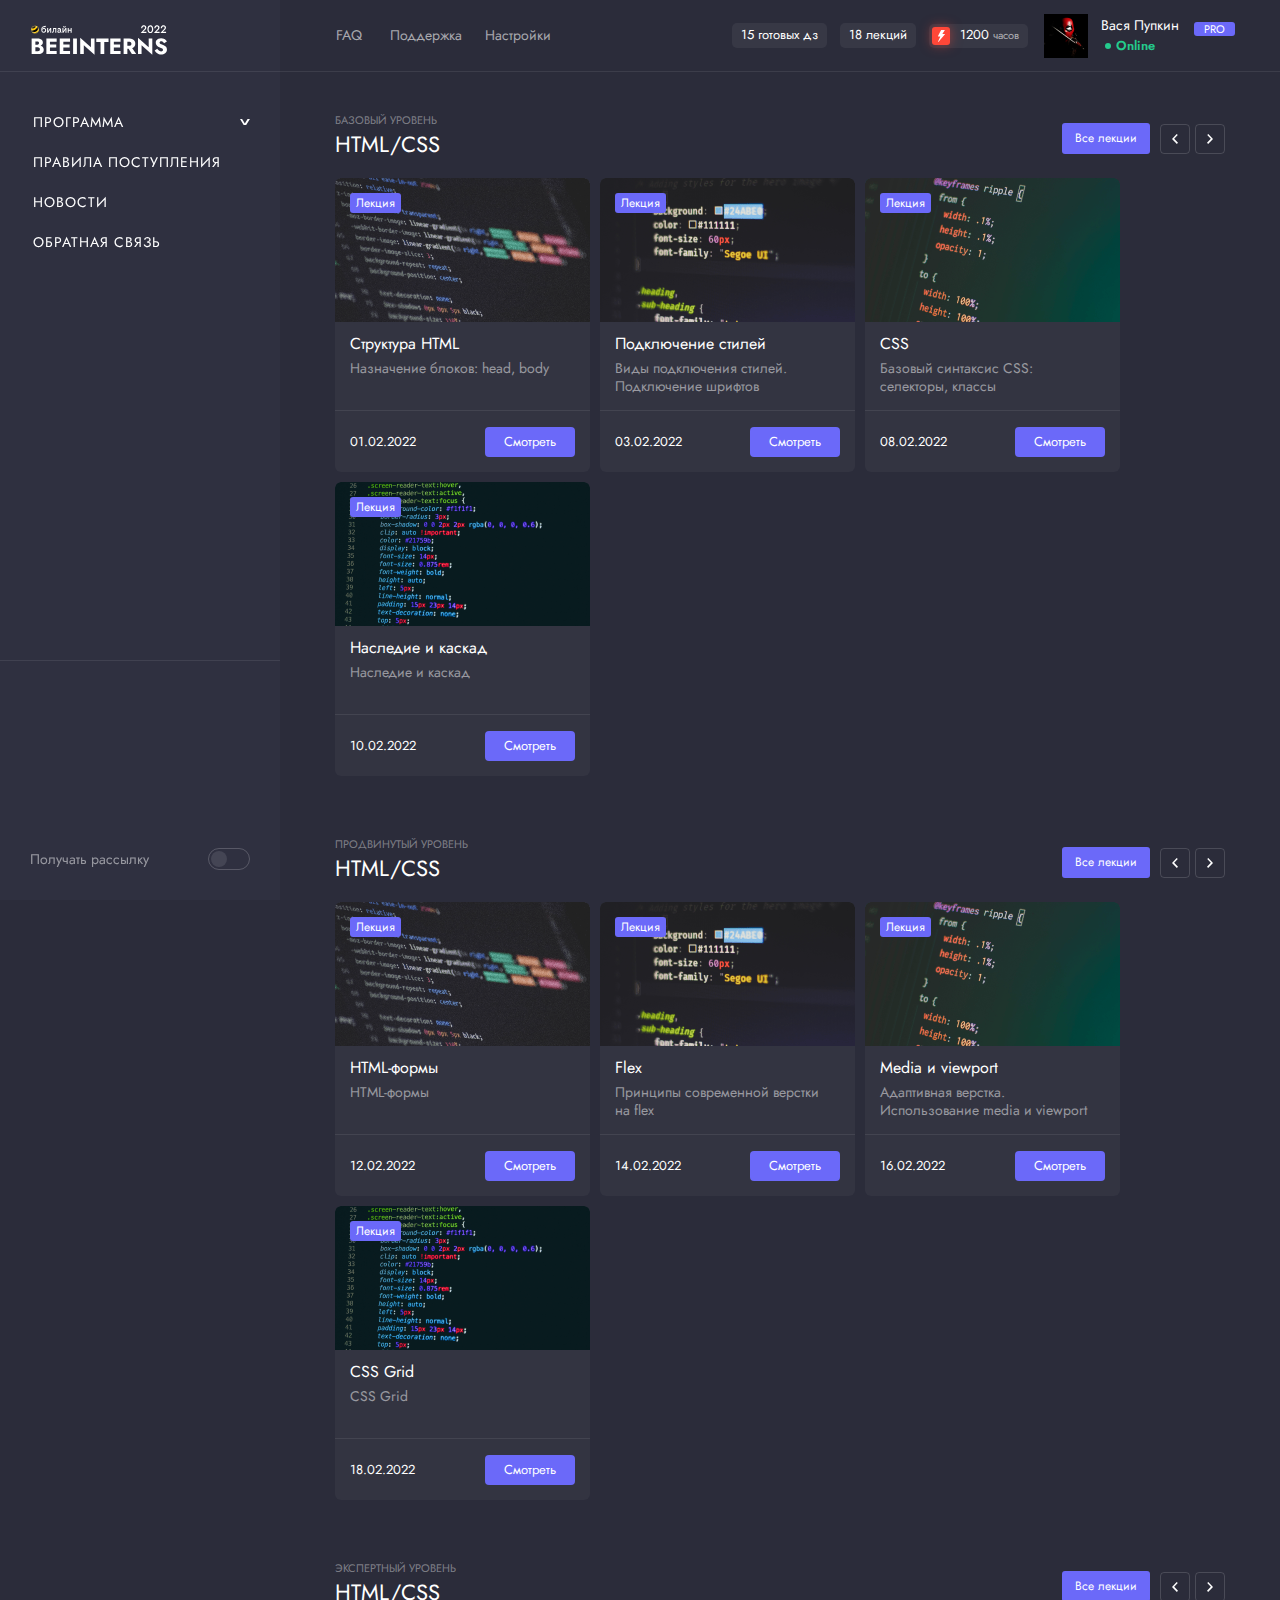
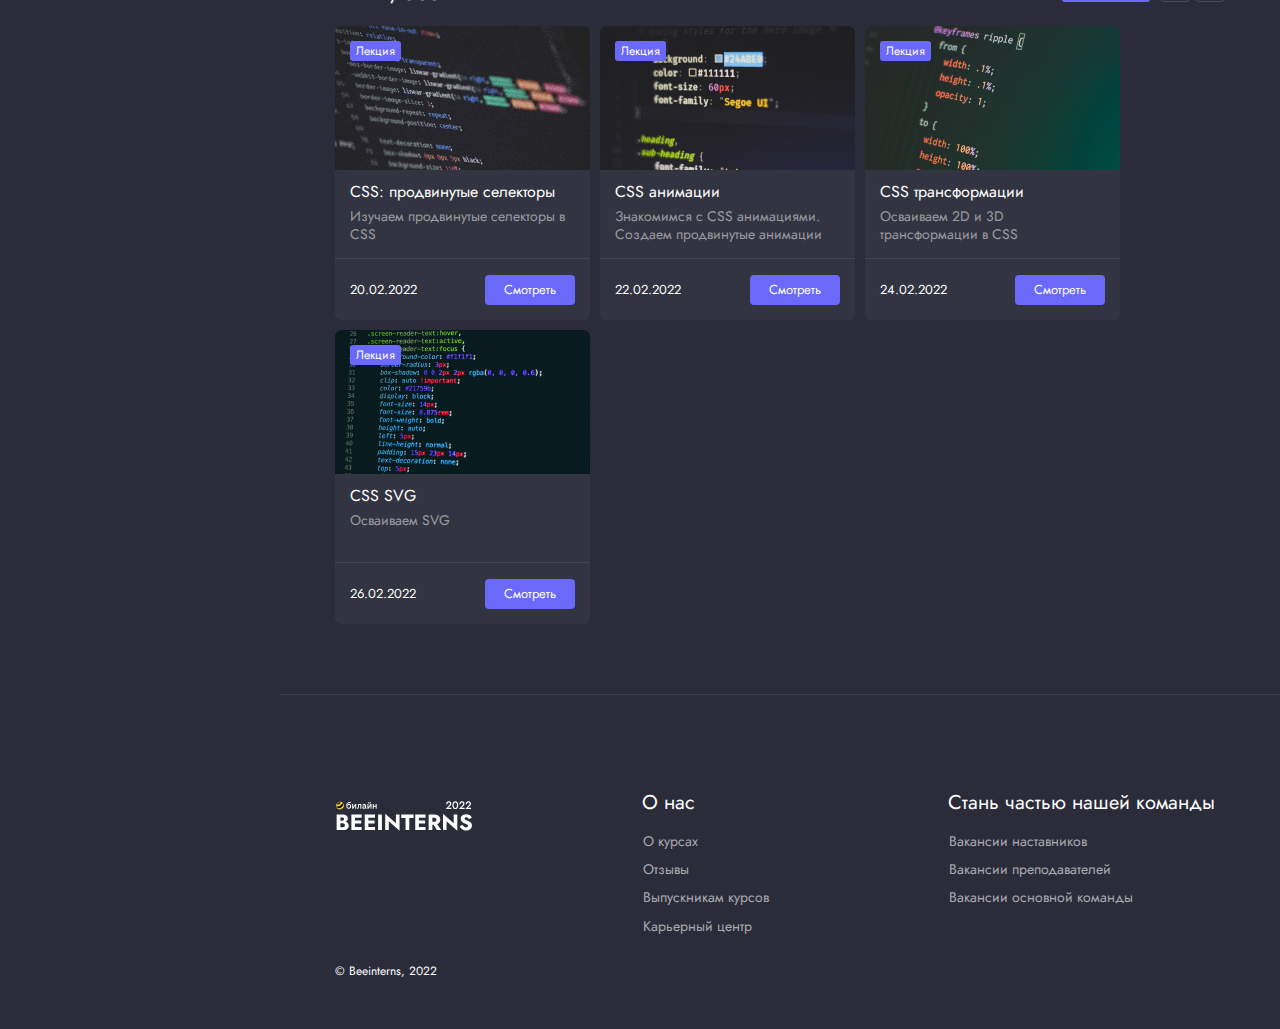
<file: index.html>
<!DOCTYPE html><html lang="ru"><head><meta charset="UTF-8"><meta http-equiv="X-UA-Compatible" content="IE=edge"><meta name="viewport" content="width=device-width,initial-scale=1shrink-to-fit=no"><meta name="theme-color" content="#111111"><!-- FAVICON Links --><link rel="apple-touch-icon" sizes="180x180" href="./favicons/apple-touch-icon.png"><link rel="icon" type="image/png" sizes="32x32" href="./favicons/favicon-32x32.png"><link rel="icon" type="image/png" sizes="16x16" href="./favicons/favicon-16x16.png"><link rel="manifest" href="./favicons/site.webmanifest"><link rel="mask-icon" href="./favicons/safari-pinned-tab.svg" color="#5bbad5"><meta name="msapplication-TileColor" content="#da532c"><title>Beeinterns Page</title><link rel="stylesheet" href="css/vendor.css"><link rel="stylesheet" href="css/main.css"></head><body><div class="site-container"><header class="header"><div class="header__container container"><div class="header__sidebar-control"><button class="btn-reset btn header__sidebar-btn" type="button"><span></span></button></div><div class="header__logo-wrapper"><div class="sidebar__logo logo"><a href="/" class="logo__wrapper"><img class="logo__image" src="./img/beeinterns-logo.svg" alt="Web-site Logo"></a></div></div><div class="header__user-profile-control"><button class="btn-reset btn btn--fill header__user-profile-btn" type="button">Профиль</button></div><div class="header__toolbar toolbar"><div class="toolbar__support support"><ul class="list-reset support__list"><li class="support__item"><a href="#" class="support__btn btn">FAQ</a></li><li class="support__item"><a href="#" class="support__btn btn">Поддержка</a></li><li class="support__item"><a href="#" class="support__btn btn">Настройки</a></li></ul></div><div class="toolbar__achievements-counter achievements-counter"><ul class="list-reset achievements-counter__list"><li class="achievements-counter__item"><div class="achievements-counter__btn">15 готовых дз</div></li><li class="achievements-counter__item"><div class="achievements-counter__btn">18 лекций</div></li><li class="achievements-counter__item"><div class="achievements-counter__btn achievements-counter__btn--hours-progress"><span class="achievements-counter__energy"></span> 1200 <span>часов</span></div></li></ul></div><div class="toolbar__user-account user-account"><div class="user-account__avatar"><img src="./img/user-avatar.png" alt="user-avatar" class="user-account__avatar-image"></div><div class="user-account__info"><span class="user-account__name">Вася Пупкин</span> <span class="user-account__online-status user-account__online-status--active">Online</span></div><div class="user-account__subscribe"><a href="#" class="user-account__subscribe-btn btn btn--fill" title="Статус подписки">pro</a></div></div></div></div></header><aside class="sidebar"><div class="sidebar__container"><div class="sidebar__header"><div class="sidebar__logo-wrapper"><div class="sidebar__logo logo"><a href="/" class="logo__wrapper"><img class="logo__image" src="./img/beeinterns-logo.svg" alt="Web-site Logo"></a></div></div></div><div class="sidebar__body"><nav class="sidebar__nav navbar"><ul class="list-reset navbar__list"><li class="navbar__item"><span class="navbar__btn navigation-link navigation-link--nest-lvl-1">Программа</span><ul class="list-reset navbar__list-inner"><li class="__item"><a href="#" class="navbar__btn navigation-link">Менторы</a></li><li class="__item"><span class="navbar__btn navigation-link navigation-link--nest-lvl-1">Лекции</span><ul class="list-reset navbar__list-inner"><li class="__item"><a href="#" class="navbar__btn navigation-link navigation-link--nest-lvl-2"><svg aria-hidden="true"><use xlink:href="img/sprite.svg#html-css"></use></svg> HTML/CSS</a></li><li class="__item"><a href="#" class="navbar__btn navigation-link navigation-link--nest-lvl-2"><svg aria-hidden="true"><use xlink:href="img/sprite.svg#git"></use></svg> GIT</a></li><li class="__item"><a href="#" class="navbar__btn navigation-link navigation-link--nest-lvl-2"><svg aria-hidden="true"><use xlink:href="img/sprite.svg#java-script"></use></svg> JavaScript</a></li><li class="__item"><a href="#" class="navbar__btn navigation-link navigation-link--nest-lvl-2"><svg aria-hidden="true"><use xlink:href="img/sprite.svg#react"></use></svg> React</a></li><li class="__item"><a href="#" class="navbar__btn navigation-link navigation-link--nest-lvl-2"><svg aria-hidden="true"><use xlink:href="img/sprite.svg#angular"></use></svg> Angular</a></li><li class="__item"><a href="#" class="navbar__btn navigation-link navigation-link--nest-lvl-2"><svg aria-hidden="true"><use xlink:href="img/sprite.svg#data"></use></svg> Data</a></li></ul></li></ul></li><li class="navbar__item"><a href="#" class="navbar__btn navigation-link">Правила поступления</a></li><li class="navbar__item"><a href="#" class="navbar__btn navigation-link">Новости</a></li><li class="navbar__item"><a href="#" class="navbar__btn navigation-link">Обратная связь</a></li></ul></nav></div><div class="sidebar__footer"><div class="footer__mail-switcher mail-switcher"><label for="mail-switcher" class="mail-switcher__label">Получать рассылку <input class="mail-switcher__input" type="checkbox" name="mail-switcher" id="mail-switcher"> <span class="mail-switcher__btn"></span></label></div></div></div></aside><main class="main"><section class="lections-section"><div class="container lections-section__container"><div class="lections-section__heading"><span class="lections-section__lvl">Базовый уровень</span><h2 class="lections-section__title title">Html/css</h2></div><div class="lections-section__controls"><a href="#" class="lections-section__btn btn btn--fill" title="Все лекции на курсе">Все лекции</a><div class="lections-section__slider-nav slider-nav"><button class="btn-reset slider-nav__btn lections-section__prev"><svg aria-hidden="true"><use xlink:href="img/sprite.svg#slider-nav-btn-prev"></use></svg></button> <button class="btn-reset slider-nav__btn lections-section__next"><svg aria-hidden="true"><use xlink:href="img/sprite.svg#slider-nav-btn-next"></use></svg></button></div></div><div class="lections-section__lection-items"><div class="lections-section__lection-item card"><div class="card__category">Лекция</div><div class="card__header"><img src="./img/lections/lection-poster-image-1.png" alt="Lection's poster image" class="card__poster-image"></div><div class="card__body"><h3 class="card__title">Структура HTML</h3><p class="card__descr">Назначение блоков: head, body</p></div><div class="card__footer"><time class="card__lection-date" datetime="2022-02-01 20:00">01.02.2022</time> <a href="#" class="card__btn btn btn--fill">Смотреть</a></div></div><div class="lections-section__lection-item card"><div class="card__category">Лекция</div><div class="card__header"><img src="./img/lections/lection-poster-image-2.png" alt="Lection's poster image" class="card__poster-image"></div><div class="card__body"><h3 class="card__title">Подключение стилей</h3><p class="card__descr">Виды подключения стилей. Подключение шрифтов</p></div><div class="card__footer"><time class="card__lection-date" datetime="2022-02-03 20:00">03.02.2022</time> <a href="#" class="card__btn btn btn--fill">Смотреть</a></div></div><div class="lections-section__lection-item card"><div class="card__category">Лекция</div><div class="card__header"><img src="./img/lections/lection-poster-image-3.png" alt="Lection's poster image" class="card__poster-image"></div><div class="card__body"><h3 class="card__title">CSS</h3><p class="card__descr">Базовый синтаксис CSS: селекторы, классы</p></div><div class="card__footer"><time class="card__lection-date" datetime="2022-02-08 20:00">08.02.2022</time> <a href="#" class="card__btn btn btn--fill">Смотреть</a></div></div><div class="lections-section__lection-item card"><div class="card__category">Лекция</div><div class="card__header"><img src="./img/lections/lection-poster-image-4.png" alt="Lection's poster image" class="card__poster-image"></div><div class="card__body"><h3 class="card__title">Наследие и каскад</h3><p class="card__descr">Наследие и каскад</p></div><div class="card__footer"><time class="card__lection-date" datetime="2022-02-10 20:00">10.02.2022</time> <a href="#" class="card__btn btn btn--fill">Смотреть</a></div></div></div></div></section><section class="lections-section"><div class="container"><div class="lections-section__heading"><span class="lections-section__lvl">Продвинутый уровень</span><h2 class="lections-section__title title">Html/css</h2></div><div class="lections-section__controls"><a href="#" class="lections-section__btn btn btn--fill" title="Все лекции на курсе">Все лекции</a><div class="lections-section__slider-nav slider-nav"><button class="btn-reset slider-nav__btn lections-section__prev"><svg aria-hidden="true"><use xlink:href="img/sprite.svg#slider-nav-btn-prev"></use></svg></button> <button class="btn-reset slider-nav__btn lections-section__next"><svg aria-hidden="true"><use xlink:href="img/sprite.svg#slider-nav-btn-next"></use></svg></button></div></div><div class="lections-section__lection-items"><div class="lections-section__lection-item card"><div class="card__category">Лекция</div><div class="card__header"><img src="./img/lections/lection-poster-image-1.png" alt="Lection's poster image" class="card__poster-image"></div><div class="card__body"><h3 class="card__title">HTML-формы</h3><p class="card__descr">HTML-формы</p></div><div class="card__footer"><time class="card__lection-date" datetime="2022-02-12 20:00">12.02.2022</time> <a href="#" class="card__btn btn btn--fill">Смотреть</a></div></div><div class="lections-section__lection-item card"><div class="card__category">Лекция</div><div class="card__header"><img src="./img/lections/lection-poster-image-2.png" alt="Lection's poster image" class="card__poster-image"></div><div class="card__body"><h3 class="card__title">Flex</h3><p class="card__descr">Принципы современной верстки на flex</p></div><div class="card__footer"><time class="card__lection-date" datetime="2022-02-14 20:00">14.02.2022</time> <a href="#" class="card__btn btn btn--fill">Смотреть</a></div></div><div class="lections-section__lection-item card"><div class="card__category">Лекция</div><div class="card__header"><img src="./img/lections/lection-poster-image-3.png" alt="Lection's poster image" class="card__poster-image"></div><div class="card__body"><h3 class="card__title">Media и viewport</h3><p class="card__descr">Адаптивная верстка. Использование media и viewport</p></div><div class="card__footer"><time class="card__lection-date" datetime="2022-02-16 20:00">16.02.2022</time> <a href="#" class="card__btn btn btn--fill">Смотреть</a></div></div><div class="lections-section__lection-item card"><div class="card__category">Лекция</div><div class="card__header"><img src="./img/lections/lection-poster-image-4.png" alt="Lection's poster image" class="card__poster-image"></div><div class="card__body"><h3 class="card__title">CSS Grid</h3><p class="card__descr">CSS Grid</p></div><div class="card__footer"><time class="card__lection-date" datetime="2022-02-18 20:00">18.02.2022</time> <a href="#" class="card__btn btn btn--fill">Смотреть</a></div></div></div></div></section><section class="lections-section"><div class="container"><div class="lections-section__heading"><span class="lections-section__lvl">Экспертный уровень</span><h2 class="lections-section__title title">Html/css</h2></div><div class="lections-section__controls"><a href="#" class="lections-section__btn btn btn--fill" title="Все лекции на курсе">Все лекции</a><div class="lections-section__slider-nav slider-nav"><button class="btn-reset slider-nav__btn lections-section__prev"><svg aria-hidden="true"><use xlink:href="img/sprite.svg#slider-nav-btn-prev"></use></svg></button> <button class="btn-reset slider-nav__btn lections-section__next"><svg aria-hidden="true"><use xlink:href="img/sprite.svg#slider-nav-btn-next"></use></svg></button></div></div><div class="lections-section__lection-items"><div class="lections-section__lection-item card"><div class="card__category">Лекция</div><div class="card__header"><img src="./img/lections/lection-poster-image-1.png" alt="Lection's poster image" class="card__poster-image"></div><div class="card__body"><h3 class="card__title">CSS: продвинутые селекторы</h3><p class="card__descr">Изучаем продвинутые селекторы в CSS</p></div><div class="card__footer"><time class="card__lection-date" datetime="2022-02-20 20:00">20.02.2022</time> <a href="#" class="card__btn btn btn--fill">Смотреть</a></div></div><div class="lections-section__lection-item card"><div class="card__category">Лекция</div><div class="card__header"><img src="./img/lections/lection-poster-image-2.png" alt="Lection's poster image" class="card__poster-image"></div><div class="card__body"><h3 class="card__title">CSS анимации</h3><p class="card__descr">Знакомимся с CSS анимациями. Создаем продвинутые анимации</p></div><div class="card__footer"><time class="card__lection-date" datetime="2022-02-22 20:00">22.02.2022</time> <a href="#" class="card__btn btn btn--fill">Смотреть</a></div></div><div class="lections-section__lection-item card"><div class="card__category">Лекция</div><div class="card__header"><img src="./img/lections/lection-poster-image-3.png" alt="Lection's poster image" class="card__poster-image"></div><div class="card__body"><h3 class="card__title">CSS трансформации</h3><p class="card__descr">Осваиваем 2D и 3D трансформации в CSS</p></div><div class="card__footer"><time class="card__lection-date" datetime="2022-02-24 20:00">24.02.2022</time> <a href="#" class="card__btn btn btn--fill">Смотреть</a></div></div><div class="lections-section__lection-item card"><div class="card__category">Лекция</div><div class="card__header"><img src="./img/lections/lection-poster-image-4.png" alt="Lection's poster image" class="card__poster-image"></div><div class="card__body"><h3 class="card__title">CSS SVG</h3><p class="card__descr">Осваиваем SVG</p></div><div class="card__footer"><time class="card__lection-date" datetime="2022-02-26 20:00">26.02.2022</time> <a href="#" class="card__btn btn btn--fill">Смотреть</a></div></div></div></div></section></main><footer class="footer"><div class="container footer__container"><div class="footer__logo logo"><a href="/" class="logo__wrapper"><img class="logo__image" src="./img/beeinterns-logo.svg" alt="Web-site Logo"></a></div><div class="footer__about-us"><h3 class="footer__title title">О нас</h3><ul class="list-reset footer__list footer-list"><li class="footer-list__item"><a href="" class="footer-list__btn btn">О курсах</a></li><li class="footer-list__item"><a href="" class="footer-list__btn btn">Отзывы</a></li><li class="footer-list__item"><a href="" class="footer-list__btn btn">Выпускникам курсов</a></li><li class="footer-list__item"><a href="" class="footer-list__btn btn">Карьерный центр</a></li></ul></div><div class="footer__work-with-us"><h3 class="footer__title title">Стань частью нашей команды</h3><ul class="list-reset footer__list footer-list"><li class="footer-list__item"><a href="" class="footer-list__btn btn">Вакансии наставников</a></li><li class="footer-list__item"><a href="" class="footer-list__btn btn">Вакансии преподавателей</a></li><li class="footer-list__item"><a href="" class="footer-list__btn btn">Вакансии основной команды</a></li></ul></div><div class="footer__copyright copyright"><div class="copyright__text">&copy; Beeinterns, 2022</div></div></div></footer></div><script src="js/vendor.js"></script><script src="js/main.js"></script></body></html>
</file>
<file: css/main.css>
:root{--color-bg:#2b2c3a;--color-accent-1:#6b69f9;--color-accent-2:#6f6eff;--color-accent-3:#ff4738;--color-text:#ffffff;--color-status:#24cb8d;--btn-radius:3px;--transition:all 0.2s linear}@font-face{font-family:Jost;src:url(../fonts/JostRegular.woff2) format("woff2");font-weight:400;font-display:swap;font-style:normal}@font-face{font-family:Jost;src:url(../fonts/JostSemiBold.woff2) format("woff2");font-weight:600;font-display:swap;font-style:normal}@font-face{font-family:Jost;src:url(../fonts/JostMedium.woff2) format("woff2");font-weight:500;font-display:swap;font-style:normal}@font-face{font-family:Jost;src:url(../fonts/JostBold.woff2) format("woff2");font-weight:700;font-display:swap;font-style:normal}html{box-sizing:border-box}*,::after,::before{box-sizing:inherit}::-webkit-scrollbar{position:relative;z-index:10;width:6px}::-webkit-scrollbar-track{background-color:rgba(255,255,255,.1);border-radius:3px}::-webkit-scrollbar-thumb{background-color:rgba(255,255,255,.3);border-radius:3px}body{margin:0;height:100%;font-family:Jost,sans-serif;font-weight:400;background-color:var(--color-bg)}img{max-width:100%}a{text-decoration:none}.site-container{overflow:hidden}.is-hidden{display:none!important}.hidden{display:none}.btn-reset{border:none;padding:0;background:0 0;cursor:pointer}.list-reset{list-style:none;margin:0;padding:0}.main{padding-top:72px;padding-left:280px;transition:var(--transition)}@media (max-width:1200px){.main{padding-left:0}}.container{position:relative;margin:0 auto;padding:0 55px}@media (max-width:1200px){.container{padding:0 20px}}.visually-hidden{position:absolute;width:1px;height:1px;margin:-1px;padding:0;overflow:hidden;border:0;clip:rect(0 0 0 0)}.js-focus-visible :focus:not(.focus-visible){outline:0}.btn{display:inline-block;border-radius:var(--btn-radius);padding:8px 12px;text-align:center;color:var(--color-text);-webkit-user-select:none;-moz-user-select:none;-ms-user-select:none;user-select:none;cursor:pointer;transition:var(--transition);border:1px solid transparent}.btn--fill{background-color:var(--color-accent-1)}.btn--fill:hover{background-color:var(--color-status)}.btn--fill:active{color:var(--color-text);background-color:var(--color-accent-1)}.btn--fill-accent-2{background-color:var(--color-accent-2)}.title{margin:0 0 20px;font-weight:400;font-size:22px;line-height:82%;color:var(--color-text);text-transform:uppercase}.title--center{text-align:center}.descr{margin:0;padding:0;font-weight:400;font-size:20px;line-height:30px;color:var(--color-light);letter-spacing:1px}.descr--center{text-align:center}.descr--hero{font-weight:400;font-size:17px;line-height:118%;color:rgba(255,255,255,.6);letter-spacing:initial}.navigation-link{position:relative;display:flex;align-items:center;border-left:3px solid transparent;padding:0 30px;font-weight:400;font-size:14px;line-height:40px;letter-spacing:1px;color:var(--color-text);text-transform:uppercase;background-image:none;cursor:pointer;transition:var(--transition)}.navigation-link--nest-lvl-1::before{content:"";position:absolute;top:17px;right:30px;width:10px;height:6px;background-image:url(../img/link-arrow.svg);background-position:center;background-repeat:no-repeat;background-size:10px 10px;transform-origin:center;transition:var(--transition)}.navigation-link--nest-lvl-1--active::before{transform:rotate(180deg)}.navigation-link--nest-lvl-2{padding-left:50px;color:rgba(255,255,255,.5);text-transform:initial}.navigation-link--nest-lvl-2 svg{display:inline-block;margin-right:24px;width:18px;height:18px;color:rgba(255,255,255,.5);fill:currentColor;transition:var(--transition)}.navigation-link--nest-lvl-2:hover svg{color:var(--color-accent-2);fill:currentColor}.navigation-link:hover{border-left-color:var(--color-accent-2);background-color:rgba(255,255,255,.03);mix-blend-mode:normal}.header{position:fixed;top:0;left:280px;right:0;z-index:50;width:calc(100% - 280px);height:72px;background-color:var(--color-bg);transition:var(--transition);border-bottom:1px solid rgba(216,216,216,.1)}.header__container{display:flex;align-items:center;width:100%;height:100%;padding-right:45px}.header__sidebar-control{display:none}@media (max-width:1200px){.header{left:0;width:100%}.header__container{justify-content:space-between;padding-right:20px}.header__sidebar-control{display:block}}.header__logo-wrapper{display:none}@media (max-width:1200px){.header__logo-wrapper{display:block}}.header__user-profile-control{display:none}.header__sidebar-btn{position:relative;padding:0;width:30px;height:30px}.header__sidebar-btn::before{content:"";position:absolute;left:50%;top:4px;border-radius:2px;width:90%;height:3px;background-color:rgba(255,255,255,.2);transition:var(--transition);transform:translateX(-50%)}.header__sidebar-btn::after{content:"";position:absolute;left:50%;bottom:4px;border-radius:2px;width:90%;height:3px;background-color:rgba(255,255,255,.2);transition:var(--transition);transform:translateX(-50%)}.header__sidebar-btn span{position:absolute;top:50%;left:50%;border-radius:2px;width:90%;height:3px;background-color:rgba(255,255,255,.2);transition:var(--transition);transform:translate(-50%,-50%)}.header__sidebar-btn--active span,.header__sidebar-btn--active::after,.header__sidebar-btn--active::before,.header__sidebar-btn:hover span,.header__sidebar-btn:hover::after,.header__sidebar-btn:hover::before{background-color:rgba(255,255,255,.5)}.header__user-profile-btn{border-color:rgba(255,255,255,.2);padding:6px 12px;color:rgba(255,255,255,.2);background-color:transparent}.header__user-profile-btn:hover{color:rgba(255,255,255,.5);background-color:transparent}.header__user-profile-btn--active{color:rgba(255,255,255,.5)}.sidebar{position:fixed;top:0;left:0;bottom:0;z-index:20;max-width:280px;width:280px;height:100%;background-color:rgba(156,165,236,.04);transition:var(--transition)}@media (max-width:1200px){.header__user-profile-control{display:block}.sidebar{background-color:#21212c;transform:translateX(-100%)}.sidebar__header{visibility:hidden}}.sidebar__container{display:flex;flex-direction:column;justify-content:flex-start;width:100%;height:100%}.sidebar__header{padding:0 30px;border-bottom:1px solid rgba(216,216,216,.1)}.sidebar__logo-wrapper{padding-top:19px;padding-bottom:15px}.sidebar__body{padding-top:30px;padding-bottom:20px;height:550px;overflow-y:auto}.sidebar__body::-webkit-scrollbar{width:6px}.sidebar__body::-webkit-scrollbar-track{background-color:rgba(255,255,255,.1);border-radius:3px}.sidebar__body::-webkit-scrollbar-thumb{background-color:rgba(255,255,255,.3);border-radius:3px}.sidebar__footer{display:flex;align-items:flex-end;margin-top:auto;padding:30px;height:240px;border-top:1px solid rgba(216,216,216,.1)}.lections-section{position:relative;padding-top:40px;padding-bottom:10px}.lections-section__lvl{display:block;margin-bottom:7px;font-weight:400;font-size:11px;line-height:16px;color:rgba(255,255,255,.4);text-transform:uppercase;mix-blend-mode:normal}.lections-section__title{margin:0 0 25px}.lections-section__controls{position:absolute;top:11px;right:55px;z-index:10;display:flex;align-items:center}@media (max-width:1200px){.lections-section__controls{right:20px}}.lections-section__btn{margin-right:10px;padding:6px 12px;font-weight:400;font-size:12px;line-height:17px;color:var(--color-text)}.lections-section__lection-items{display:flex;flex-wrap:wrap;justify-content:flex-start}.lections-section__lection-item{margin-bottom:10px}.lections-section__lection-item:not(:last-child){margin-right:10px}@media (max-width:768px){.lections-section__lection-items{justify-content:center}.lections-section__lection-item{margin:0 0 25px}.lections-section__lection-item:not(:last-child){margin-right:0}.lections-section__lection-item:nth-child(odd){margin-right:25px}}@media (max-width:600px){.lections-section__lection-items{flex-direction:column;align-items:center;padding-top:20px}.lections-section__lection-item{margin:0}.lections-section__lection-item:not(:last-child){margin-bottom:25px}.lections-section__lection-item:nth-child(odd){margin-right:0}}.footer{position:relative;right:0;z-index:2;margin-left:auto;margin-top:50px;border-top:1px solid rgba(216,216,216,.1);padding:100px 0 50px;width:calc(100% - 280px);transition:var(--transition)}@media (max-width:1200px){.footer{width:100%}}@media (max-width:768px){.footer{padding:50px 0}}.footer__container{display:grid;grid-template-columns:repeat(12,1fr);grid-template-rows:auto auto;grid-template-areas:"l l l l ab ab ab ab w w w w" "c c c c c c c c c c c c";gap:30px}.footer__logo{grid-area:l}.footer__about-us{grid-area:ab}.footer__work-with-us{grid-area:w}.footer__copyright{grid-area:c}@media (max-width:600px){.footer__container{grid-template-rows:auto auto auto;grid-template-areas:"ab ab ab ab ab ab w w w w w w" "l l l l l l l l l l l l" "c c c c c c c c c c c c";grid-template-rows:auto auto auto auto;grid-template-areas:"ab ab ab ab ab ab ab ab ab ab ab ab" "w w w w w w w w w w w w" "l l l l l l l l l l l l" "c c c c c c c c c c c c"}.footer__copyright,.footer__logo{justify-self:center}}.footer__title{font-size:20px;color:var(--color-text);text-transform:initial}.footer-list__item:not(:last-child){margin-bottom:10px}.footer-list__btn{padding:0;width:100%;font-weight:400;font-size:14px;text-align:left;color:rgba(255,255,255,.6);background-color:transparent}.footer-list__btn:hover{color:var(--color-text)}.footer-list__btn:active{color:rgba(255,255,255,.6)}.copyright__text{font-size:12px;color:var(--color-text)}.logo{width:138px;height:37px;overflow:hidden}.logo__wrapper{display:block;width:100%;height:100%}.logo__image{display:block;width:100%;height:100%;-o-object-fit:cover;object-fit:cover}.toolbar{display:flex;align-items:center;justify-content:space-between;width:100%;background-color:var(--color-bg);transition:var(--transition)}@media (max-width:1200px){.toolbar{position:absolute;top:72px;right:0;flex-direction:column-reverse;justify-content:flex-end;padding-top:40px;width:280px;min-height:calc(100vh - 72px);background-color:#21212c;transform:translateX(100%)}}.support__list{display:flex;align-items:center}.support__item:not(:last-child){margin-right:21px}.support__item:first-child{margin-right:26px}.support__btn{padding:0;font-weight:400;font-size:14px;line-height:71%;color:rgba(255,255,255,.6);mix-blend-mode:normal;transition:var(--transition)}.support__btn:hover{color:var(--color-text)}.achievements-counter{margin-left:auto;margin-right:16px}@media (max-width:1200px){.support__list{flex-direction:column;justify-content:center}.support__item:not(:last-child){margin-right:0;margin-bottom:0}.support__item:first-child{margin-right:0}.support__btn{font-size:16px;line-height:32px}.achievements-counter{margin:0 auto 40px}}.achievements-counter__list{display:flex;align-items:center;height:40px}.achievements-counter__item:not(:last-child){margin-right:13px}.achievements-counter__btn{border-radius:5px;padding:7px 9px;font-weight:400;font-size:13px;line-height:77%;color:var(--color-text);background-color:rgba(255,255,255,.06)}@media (max-width:1200px){.achievements-counter__list{flex-direction:column;justify-content:center;height:auto}.achievements-counter__item{margin:0}.achievements-counter__item:not(:last-child){margin-right:0;margin-bottom:10px}.achievements-counter__btn{font-size:16px;line-height:32px}}.achievements-counter__btn--hours-progress{display:flex;align-items:center;padding:3px 9px 3px 3px}.achievements-counter__btn--hours-progress span:last-of-type{margin-left:4px;font-size:11px;color:rgba(255,255,255,.6)}.achievements-counter__energy{border-radius:var(--btn-radius);margin-right:10px;width:18px;height:18px;background-color:var(--color-accent-3);background-image:url(../img/achievements-counter-energy-btn.svg);background-position:center;background-repeat:no-repeat;background-size:7px 12px;box-shadow:0 0 12px rgba(255,71,56,.5)}.user-account{display:flex;align-items:center}@media (max-width:1200px){.achievements-counter__btn--hours-progress{padding:7px 9px}.user-account{margin-bottom:40px}}.user-account__avatar{margin-right:13px;width:44px;height:44px;overflow:hidden}.user-account__avatar-image{display:block;width:100%;height:100%;-o-object-fit:cover;object-fit:cover}.user-account__info{display:flex;flex-direction:column;margin-right:15px}.user-account__name{margin-bottom:10px;font-weight:400;font-size:14px;line-height:77%;color:var(--color-text)}@media (max-width:1200px){.user-account__name{font-size:16px}}.user-account__online-status{position:relative;padding-left:15px;font-weight:600;font-size:13px;line-height:77%;color:rgba(255,255,255,.6)}.user-account__online-status::before{content:"";position:absolute;left:4px;top:50%;border-radius:100%;width:6px;height:6px;background-color:rgba(255,255,255,.6);transform:translateY(-50%)}.user-account__online-status--active{color:var(--color-status)}.user-account__online-status--active::before{background-color:var(--color-status)}.user-account__subscribe{align-self:flex-start;margin-top:5px}.user-account__subscribe-btn{padding:1px 9px;font-weight:400;font-size:11px;line-height:91%;text-transform:uppercase}@media (max-width:1200px){.user-account__subscribe-btn{font-size:14px;line-height:16px}}.card{position:relative;border-radius:6px;overflow:hidden;width:255px;height:294px;background-color:rgba(255,255,255,.04)}.card__header{width:255px;height:144px;overflow:hidden}.card__body{padding:16px 25px 15px 15px;width:255px;height:88px}.card__footer{display:flex;align-items:center;justify-content:space-between;padding:16px 15px 15px;width:255px;height:62px;border-top:1px solid rgba(216,216,216,.1)}.card__poster-image{display:block;width:100%;height:100%;-o-object-fit:cover;object-fit:cover}.card__title{margin:0 0 9px;font-weight:400;font-size:16px;line-height:75%;color:var(--color-text)}.card__descr{margin:0;font-weight:400;font-size:14px;line-height:129%;color:rgba(255,255,255,.5)}.card__category{position:absolute;top:15px;left:15px;z-index:2;border-radius:var(--btn-radius);padding:4px 6px;font-weight:400;font-size:12px;line-height:100%;color:var(--color-text);background-color:var(--color-accent-1)}.card__lection-date{font-weight:400;font-size:13px;line-height:77%;color:var(--color-text)}.card__btn{border-radius:4px;padding:9px 18px;font-weight:400;font-size:13px;line-height:77%;color:var(--color-text)}.slider-nav{display:flex;align-items:center}.slider-nav__btn{position:relative;display:flex;align-items:center;justify-content:center;border-radius:4px;width:30px;height:30px;color:var(--color-text);transition:var(--transition)}.slider-nav__btn svg{display:block;width:30px;height:30px;color:inherit;fill:currentColor;-o-object-fit:cover;object-fit:cover}.slider-nav__btn:not(:last-child){margin-right:5px}.slider-nav__btn:hover{color:var(--color-text);background-color:var(--color-status)}.slider-nav__btn:active{background-color:initial}.mail-switcher__label{display:inline-flex;justify-content:space-between;width:220px;height:22px;font-weight:400;font-size:14px;line-height:22px;color:rgba(255,255,255,.5);cursor:pointer}.mail-switcher__label:hover .mail-switcher__btn::before{background-color:rgba(255,255,255,.2)}.mail-switcher__input{display:none}.mail-switcher__input:checked+.mail-switcher__btn::before{background-color:var(--color-accent-2);left:22px;box-shadow:0 0 12px rgba(111,110,255,.5)}.mail-switcher__btn{position:relative;border:1px solid rgba(255,255,255,.2);border-radius:15px;width:42px;height:22px}.mail-switcher__btn::before{content:"";position:absolute;top:50%;left:2px;display:block;border-radius:100%;width:16px;height:16px;background-color:rgba(255,255,255,.1);transform:translateY(-50%);transition:var(--transition)}.navbar__list-inner{position:relative;overflow:hidden;max-height:0;transition:var(--transition)}.navbar__list-inner--active{max-height:initial}.navbar__item{width:100%;transition:var(--transition)}
</file>
